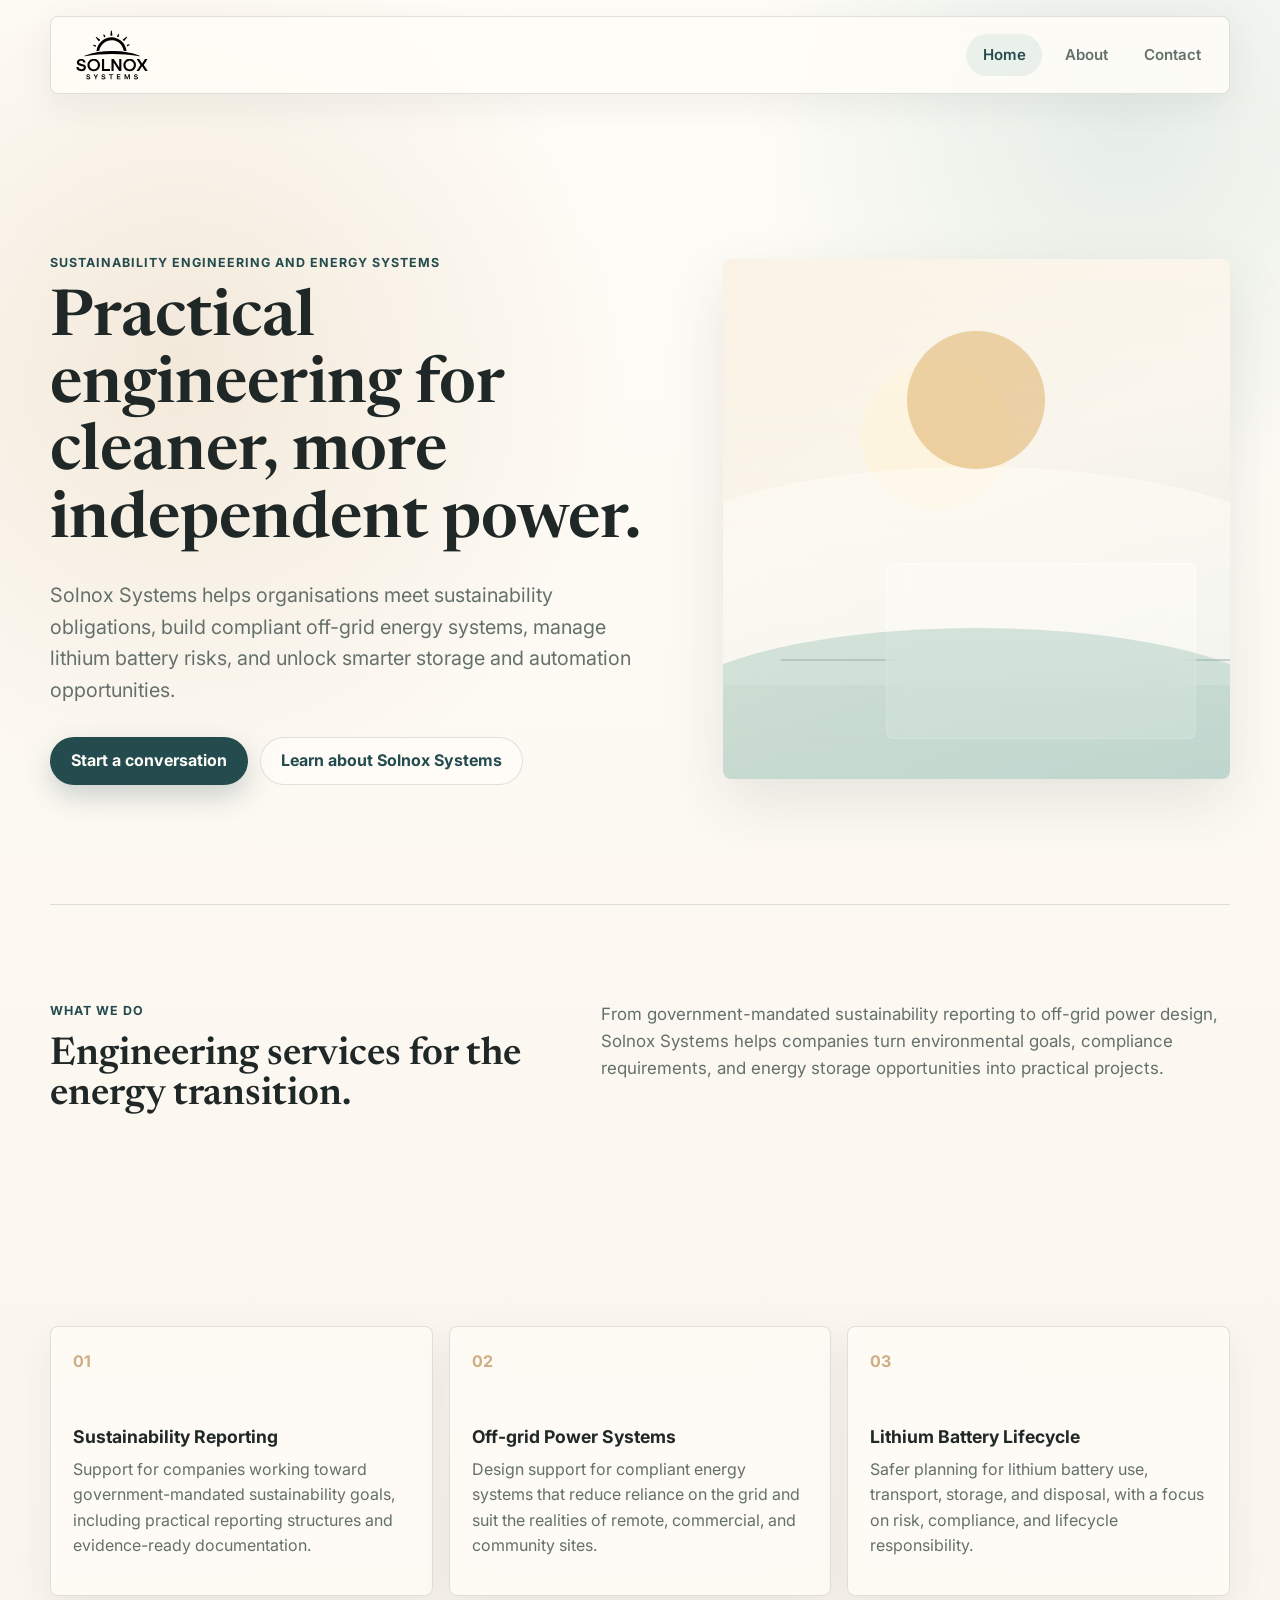
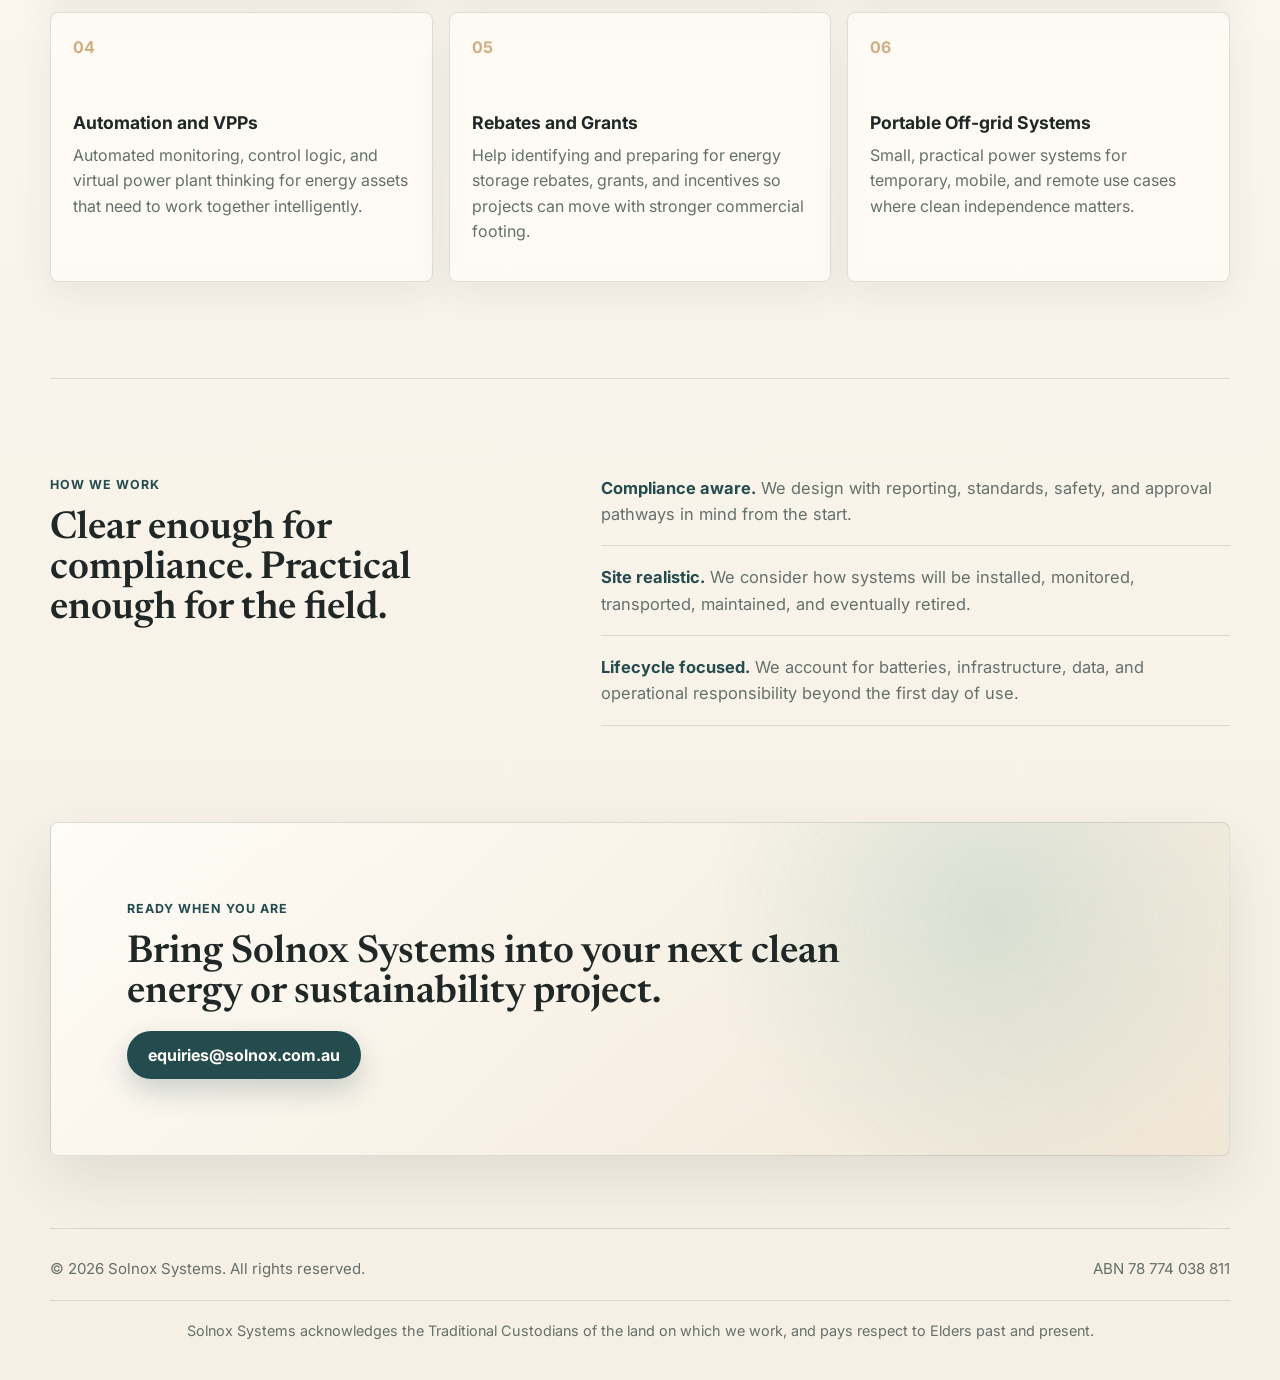
<file: index.html>
<!doctype html>
<html lang="en">
  <head>
    <meta charset="utf-8">
    <meta name="viewport" content="width=device-width, initial-scale=1">
    <meta
      name="description"
      content="Solnox Systems helps companies plan compliant off-grid power, sustainability reporting, lithium battery logistics, virtual power plants, and energy storage projects."
    >
    <title>Solnox Systems | Sustainability Engineering Services</title>
    <link rel="icon" href="/logo/icon.png" type="image/png">
    <link rel="apple-touch-icon" href="/logo/icon.png">
    <link rel="preconnect" href="https://fonts.googleapis.com">
    <link rel="preconnect" href="https://fonts.gstatic.com" crossorigin>
    <link
      href="https://fonts.googleapis.com/css2?family=Inter:wght@400;500;600;700&family=Newsreader:opsz,wght@6..72,500;6..72,600&display=swap"
      rel="stylesheet"
    >
    <link rel="stylesheet" href="/styles.css">
  </head>
  <body>
    <header class="site-header">
      <a class="brand" href="/" aria-label="Solnox Systems home">
        <img class="brand-logo" src="/logo/header.svg" alt="Solnox Systems">
      </a>
      <button class="nav-toggle" type="button" aria-expanded="false" aria-controls="site-nav">
        <span class="sr-only">Toggle navigation</span>
        <span></span>
        <span></span>
      </button>
      <nav class="site-nav" id="site-nav" aria-label="Primary navigation">
        <a class="active" href="/">Home</a>
        <a href="/about">About</a>
        <a href="/contact">Contact</a>
      </nav>
    </header>

    <main>
      <section class="hero">
        <div class="hero-art" aria-hidden="true">
          <span class="sun-disc"></span>
          <span class="shoreline"></span>
          <span class="glass-panel"></span>
        </div>
        <div class="hero-content">
          <p class="eyebrow">Sustainability engineering and energy systems</p>
          <h1>Practical engineering for cleaner, more independent power.</h1>
          <p class="lead">
            Solnox Systems helps organisations meet sustainability obligations, build compliant
            off-grid energy systems, manage lithium battery risks, and unlock smarter storage and
            automation opportunities.
          </p>
          <div class="button-row">
            <a class="button primary" href="/contact">Start a conversation</a>
            <a class="button secondary" href="/about">Learn about Solnox Systems</a>
          </div>
        </div>
      </section>

      <section class="section intro-band">
        <div class="section-heading">
          <p class="eyebrow">What we do</p>
          <h2>Engineering services for the energy transition.</h2>
        </div>
        <p class="section-copy">
          From government-mandated sustainability reporting to off-grid power design, Solnox Systems
          helps companies turn environmental goals, compliance requirements, and energy storage
          opportunities into practical projects.
        </p>
      </section>

      <section class="section services-grid" aria-label="Services">
        <article class="service-card">
          <span class="service-number">01</span>
          <h3>Sustainability Reporting</h3>
          <p>
            Support for companies working toward government-mandated sustainability goals, including
            practical reporting structures and evidence-ready documentation.
          </p>
        </article>
        <article class="service-card">
          <span class="service-number">02</span>
          <h3>Off-grid Power Systems</h3>
          <p>
            Design support for compliant energy systems that reduce reliance on the grid and suit
            the realities of remote, commercial, and community sites.
          </p>
        </article>
        <article class="service-card">
          <span class="service-number">03</span>
          <h3>Lithium Battery Lifecycle</h3>
          <p>
            Safer planning for lithium battery use, transport, storage, and disposal, with a focus
            on risk, compliance, and lifecycle responsibility.
          </p>
        </article>
        <article class="service-card">
          <span class="service-number">04</span>
          <h3>Automation and VPPs</h3>
          <p>
            Automated monitoring, control logic, and virtual power plant thinking for energy assets
            that need to work together intelligently.
          </p>
        </article>
        <article class="service-card">
          <span class="service-number">05</span>
          <h3>Rebates and Grants</h3>
          <p>
            Help identifying and preparing for energy storage rebates, grants, and incentives so
            projects can move with stronger commercial footing.
          </p>
        </article>
        <article class="service-card">
          <span class="service-number">06</span>
          <h3>Portable Off-grid Systems</h3>
          <p>
            Small, practical power systems for temporary, mobile, and remote use cases where clean
            independence matters.
          </p>
        </article>
      </section>

      <section class="section split-section">
        <div>
          <p class="eyebrow">How we work</p>
          <h2>Clear enough for compliance. Practical enough for the field.</h2>
        </div>
        <div class="feature-list">
          <p>
            <strong>Compliance aware.</strong> We design with reporting, standards, safety, and
            approval pathways in mind from the start.
          </p>
          <p>
            <strong>Site realistic.</strong> We consider how systems will be installed, monitored,
            transported, maintained, and eventually retired.
          </p>
          <p>
            <strong>Lifecycle focused.</strong> We account for batteries, infrastructure, data, and
            operational responsibility beyond the first day of use.
          </p>
        </div>
      </section>

      <section class="cta-section">
        <p class="eyebrow">Ready when you are</p>
        <h2>Bring Solnox Systems into your next clean energy or sustainability project.</h2>
        <a class="button primary" href="mailto:equiries@solnox.com.au">equiries@solnox.com.au</a>
      </section>
    </main>

    <footer class="site-footer">
      <div class="footer-meta" aria-label="Company details">
        <p>&copy; <span id="year"></span> Solnox Systems. All rights reserved.</p>
        <span>ABN 78 774 038 811</span>
      </div>
      <p class="acknowledgement">
        Solnox Systems acknowledges the Traditional Custodians of the land on which we work, and
        pays respect to Elders past and present.
      </p>
    </footer>

    <script src="/script.js"></script>
  </body>
</html>
</file>
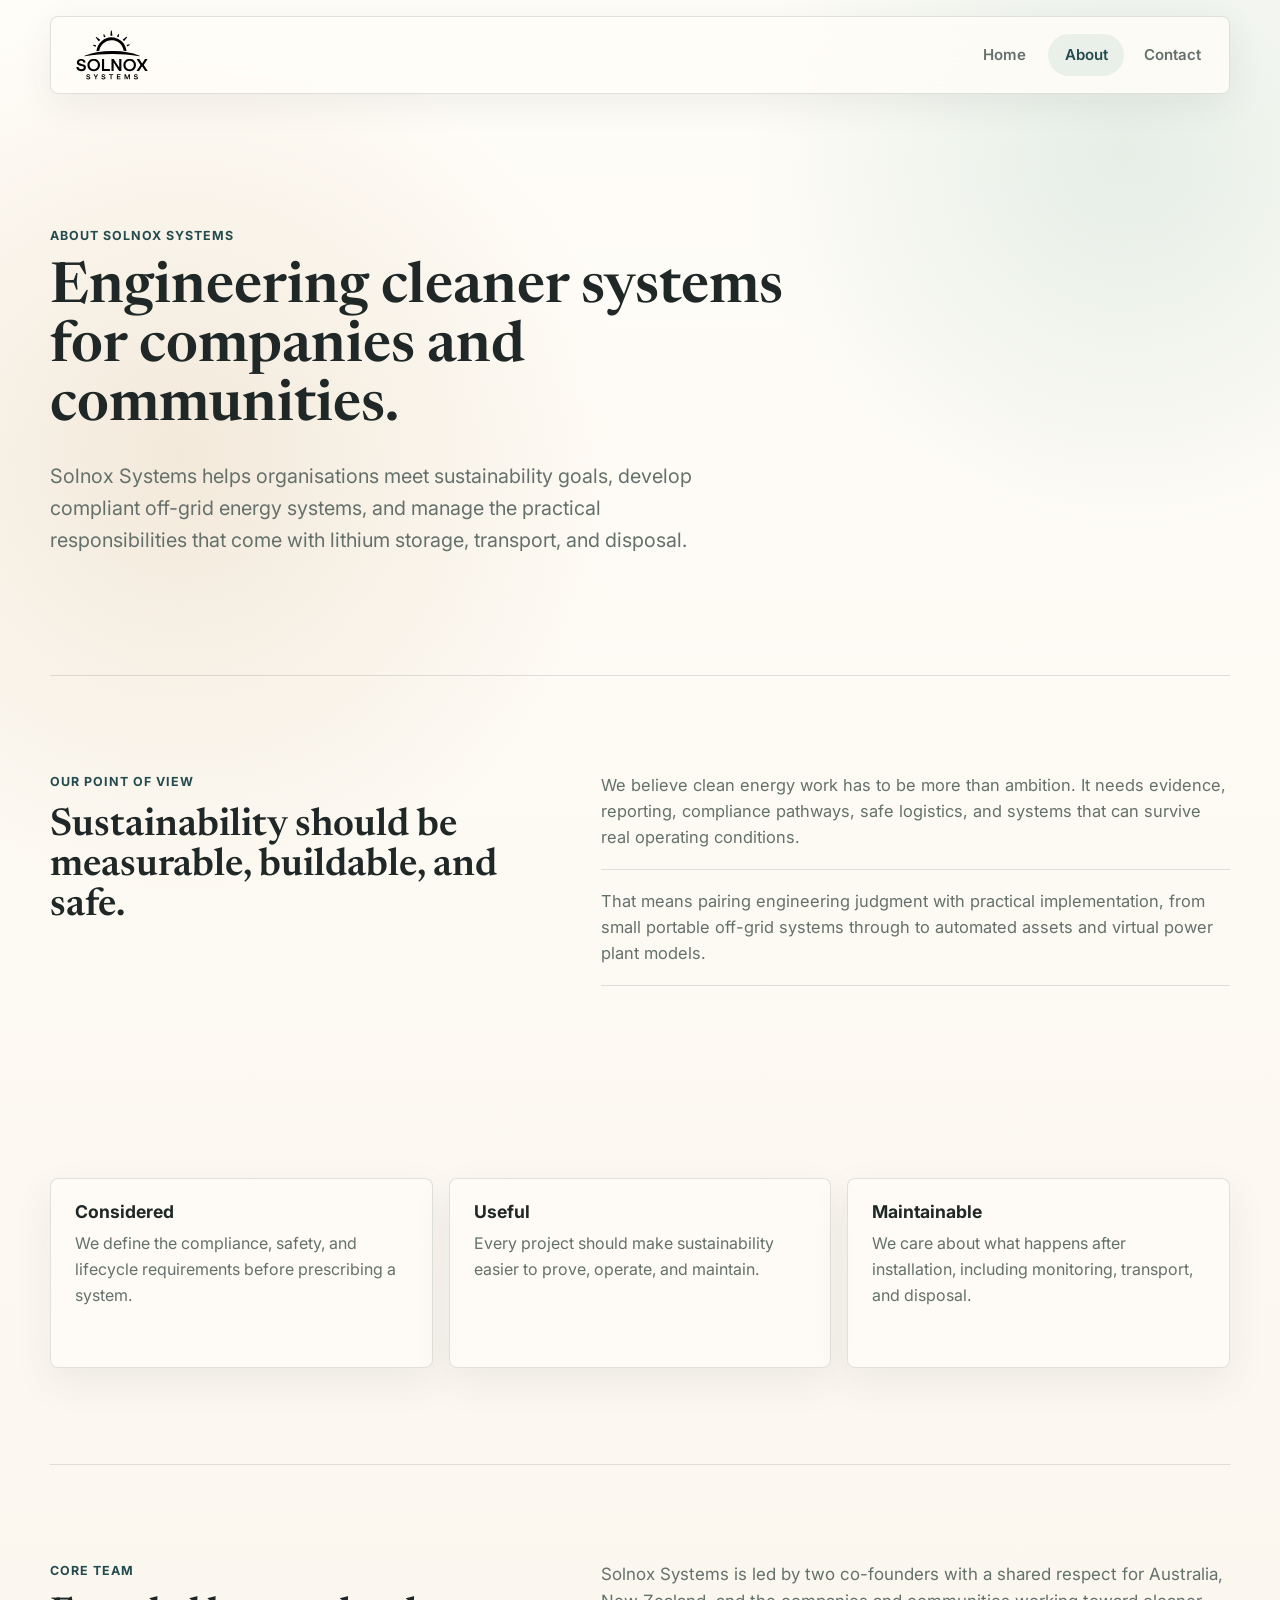
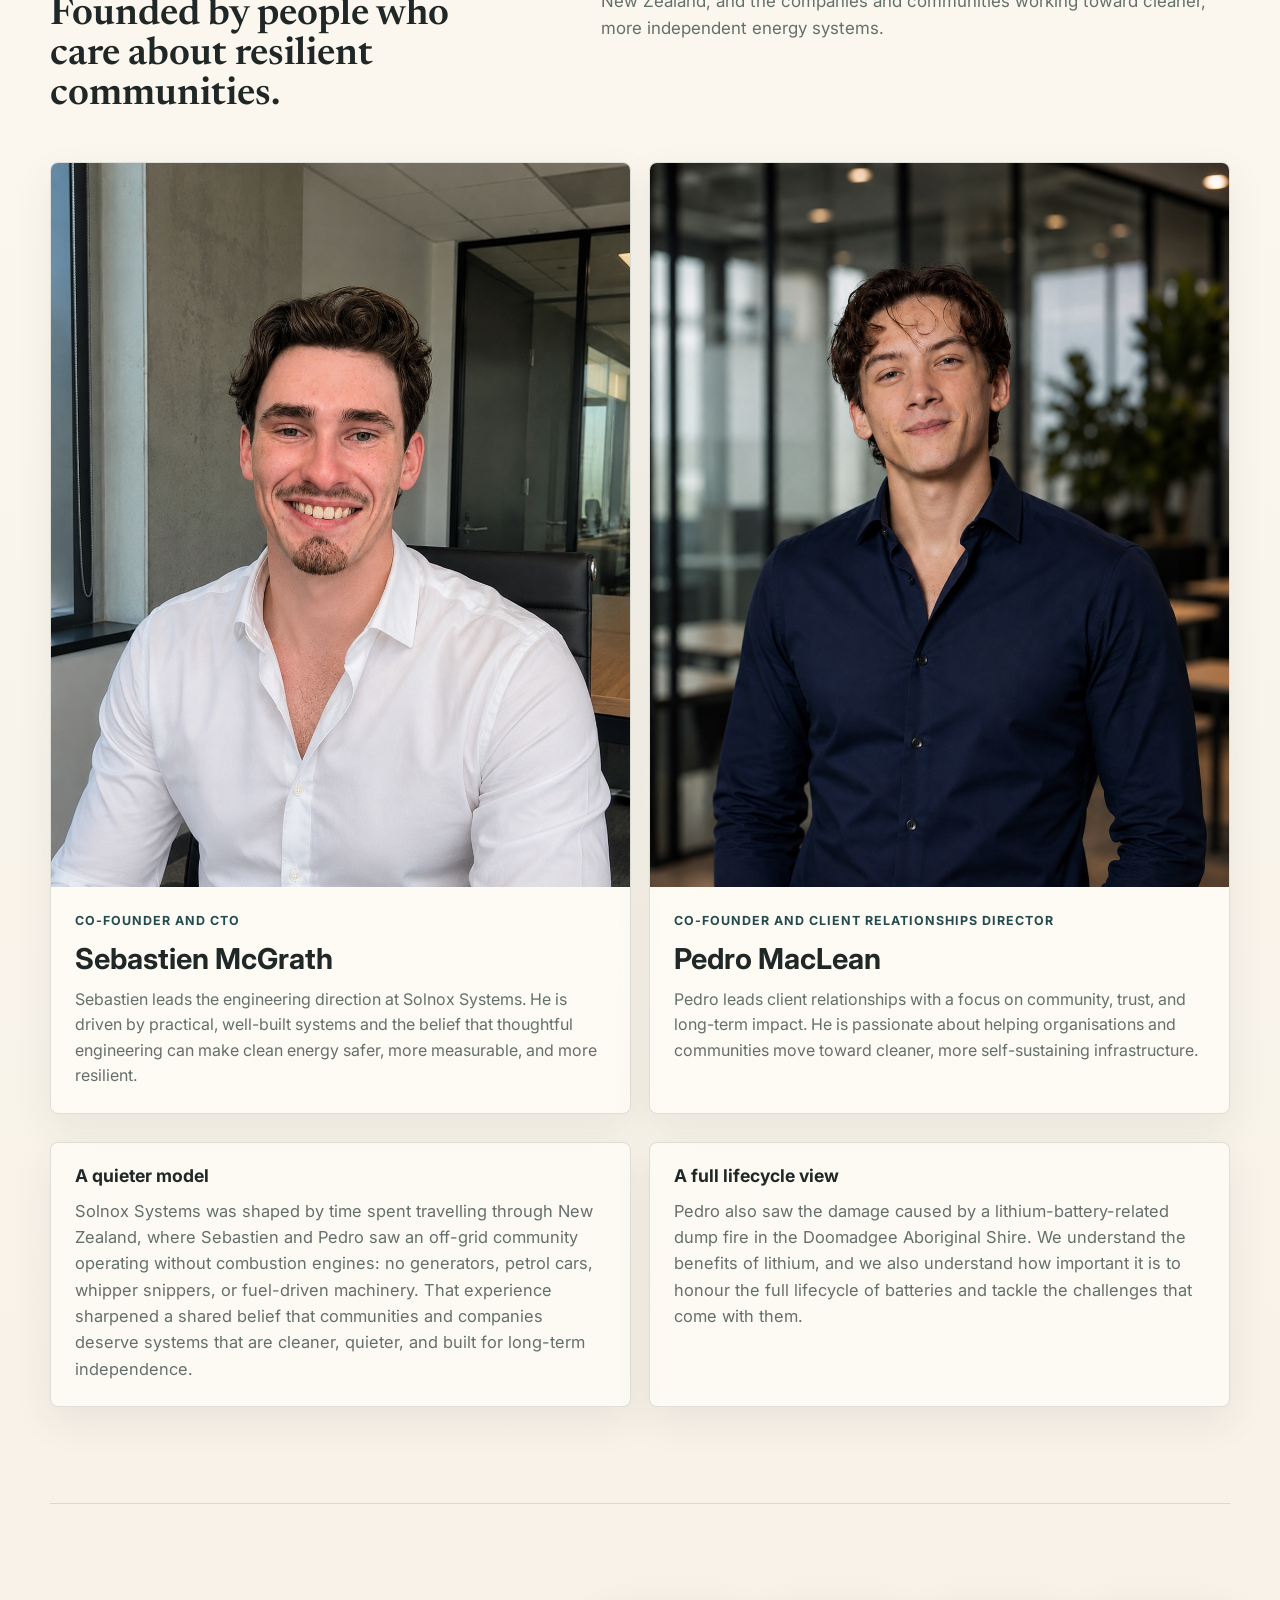
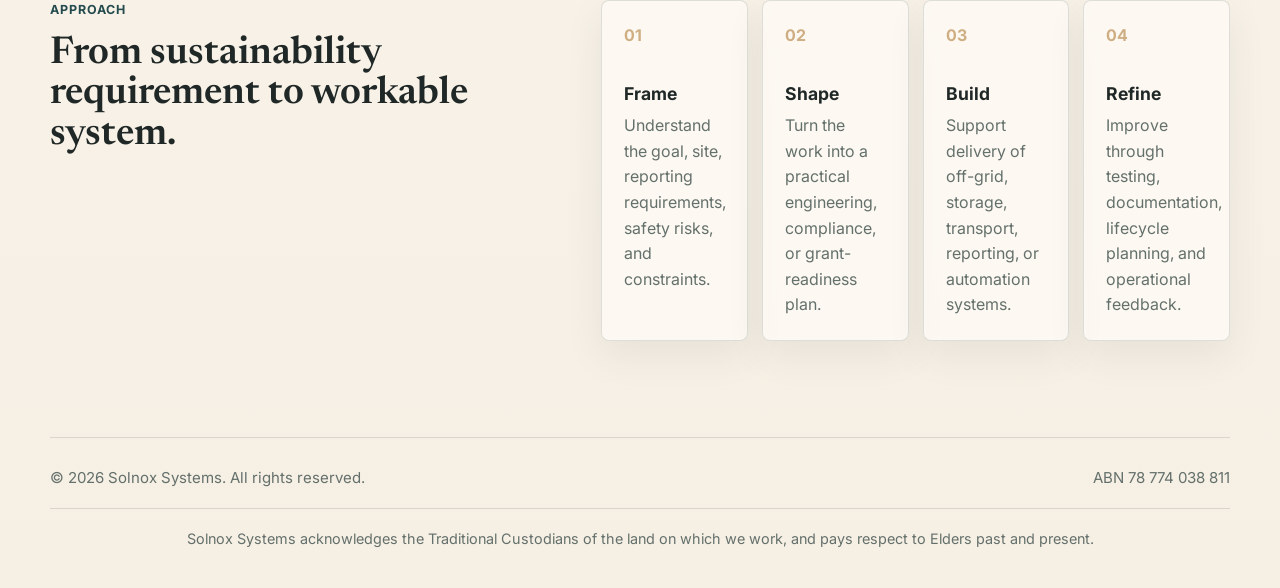
<file: about/index.html>
<!doctype html>
<html lang="en">
  <head>
    <meta charset="utf-8">
    <meta name="viewport" content="width=device-width, initial-scale=1">
    <meta
      name="description"
      content="Learn about Solnox Systems, an engineering services company focused on sustainability reporting, off-grid power, lithium battery lifecycle safety, and energy storage."
    >
    <title>About | Solnox Systems</title>
    <link rel="icon" href="/logo/icon.png" type="image/png">
    <link rel="apple-touch-icon" href="/logo/icon.png">
    <link rel="preconnect" href="https://fonts.googleapis.com">
    <link rel="preconnect" href="https://fonts.gstatic.com" crossorigin>
    <link
      href="https://fonts.googleapis.com/css2?family=Inter:wght@400;500;600;700&family=Newsreader:opsz,wght@6..72,500;6..72,600&display=swap"
      rel="stylesheet"
    >
    <link rel="stylesheet" href="/styles.css">
  </head>
  <body>
    <header class="site-header">
      <a class="brand" href="/" aria-label="Solnox Systems home">
        <img class="brand-logo" src="/logo/header.svg" alt="Solnox Systems">
      </a>
      <button class="nav-toggle" type="button" aria-expanded="false" aria-controls="site-nav">
        <span class="sr-only">Toggle navigation</span>
        <span></span>
        <span></span>
      </button>
      <nav class="site-nav" id="site-nav" aria-label="Primary navigation">
        <a href="/">Home</a>
        <a class="active" href="/about">About</a>
        <a href="/contact">Contact</a>
      </nav>
    </header>

    <main>
      <section class="page-hero">
        <p class="eyebrow">About Solnox Systems</p>
        <h1>Engineering cleaner systems for companies and communities.</h1>
        <p class="lead">
          Solnox Systems helps organisations meet sustainability goals, develop compliant off-grid
          energy systems, and manage the practical responsibilities that come with lithium storage,
          transport, and disposal.
        </p>
      </section>

      <section class="section split-section">
        <div>
          <p class="eyebrow">Our point of view</p>
          <h2>Sustainability should be measurable, buildable, and safe.</h2>
        </div>
        <div class="feature-list">
          <p>
            We believe clean energy work has to be more than ambition. It needs evidence, reporting,
            compliance pathways, safe logistics, and systems that can survive real operating
            conditions.
          </p>
          <p>
            That means pairing engineering judgment with practical implementation, from small
            portable off-grid systems through to automated assets and virtual power plant models.
          </p>
        </div>
      </section>

      <section class="section values-grid" aria-label="Values">
        <article>
          <h3>Considered</h3>
          <p>We define the compliance, safety, and lifecycle requirements before prescribing a system.</p>
        </article>
        <article>
          <h3>Useful</h3>
          <p>Every project should make sustainability easier to prove, operate, and maintain.</p>
        </article>
        <article>
          <h3>Maintainable</h3>
          <p>We care about what happens after installation, including monitoring, transport, and disposal.</p>
        </article>
      </section>

      <section class="section team-section" aria-labelledby="core-team-heading">
        <div class="team-intro">
          <div class="section-heading">
            <p class="eyebrow">Core team</p>
            <h2 id="core-team-heading">Founded by people who care about resilient communities.</h2>
          </div>
          <p class="section-copy">
            Solnox Systems is led by two co-founders with a shared respect for Australia, New
            Zealand, and the companies and communities working toward cleaner, more independent
            energy systems.
          </p>
        </div>
        <div class="team-grid">
          <article class="team-card">
            <img src="/headshots/sebastien.png" alt="Sebastien McGrath">
            <div class="team-card-content">
              <p class="eyebrow">Co-founder and CTO</p>
              <h3>Sebastien McGrath</h3>
              <p>
                Sebastien leads the engineering direction at Solnox Systems. He is driven by
                practical, well-built systems and the belief that thoughtful engineering can make
                clean energy safer, more measurable, and more resilient.
              </p>
            </div>
          </article>
          <article class="team-card">
            <img src="/headshots/pedro.png" alt="Pedro MacLean">
            <div class="team-card-content">
              <p class="eyebrow">Co-founder and Client Relationships Director</p>
              <h3>Pedro MacLean</h3>
              <p>
                Pedro leads client relationships with a focus on community, trust, and long-term
                impact. He is passionate about helping organisations and communities move toward
                cleaner, more self-sustaining infrastructure.
              </p>
            </div>
          </article>
        </div>
        <div class="origin-story">
          <article>
            <h3>A quieter model</h3>
            <p>
              Solnox Systems was shaped by time spent travelling through New Zealand, where
              Sebastien and Pedro saw an off-grid community operating without combustion engines:
              no generators, petrol cars, whipper snippers, or fuel-driven machinery. That
              experience sharpened a shared belief that communities and companies deserve systems
              that are cleaner, quieter, and built for long-term independence.
            </p>
          </article>
          <article>
            <h3>A full lifecycle view</h3>
            <p>
              Pedro also saw the damage caused by a lithium-battery-related dump fire in the
              Doomadgee Aboriginal Shire. We understand the benefits of lithium, and we also
              understand how important it is to honour the full lifecycle of batteries and tackle
              the challenges that come with them.
            </p>
          </article>
        </div>
      </section>

      <section class="section approach-section">
        <div class="section-heading">
          <p class="eyebrow">Approach</p>
          <h2>From sustainability requirement to workable system.</h2>
        </div>
        <div class="timeline">
          <article>
            <span>01</span>
            <h3>Frame</h3>
            <p>Understand the goal, site, reporting requirements, safety risks, and constraints.</p>
          </article>
          <article>
            <span>02</span>
            <h3>Shape</h3>
            <p>Turn the work into a practical engineering, compliance, or grant-readiness plan.</p>
          </article>
          <article>
            <span>03</span>
            <h3>Build</h3>
            <p>Support delivery of off-grid, storage, transport, reporting, or automation systems.</p>
          </article>
          <article>
            <span>04</span>
            <h3>Refine</h3>
            <p>Improve through testing, documentation, lifecycle planning, and operational feedback.</p>
          </article>
        </div>
      </section>
    </main>

    <footer class="site-footer">
      <div class="footer-meta" aria-label="Company details">
        <p>&copy; <span id="year"></span> Solnox Systems. All rights reserved.</p>
        <span>ABN 78 774 038 811</span>
      </div>
      <p class="acknowledgement">
        Solnox Systems acknowledges the Traditional Custodians of the land on which we work, and
        pays respect to Elders past and present.
      </p>
    </footer>

    <script src="/script.js"></script>
  </body>
</html>
</file>
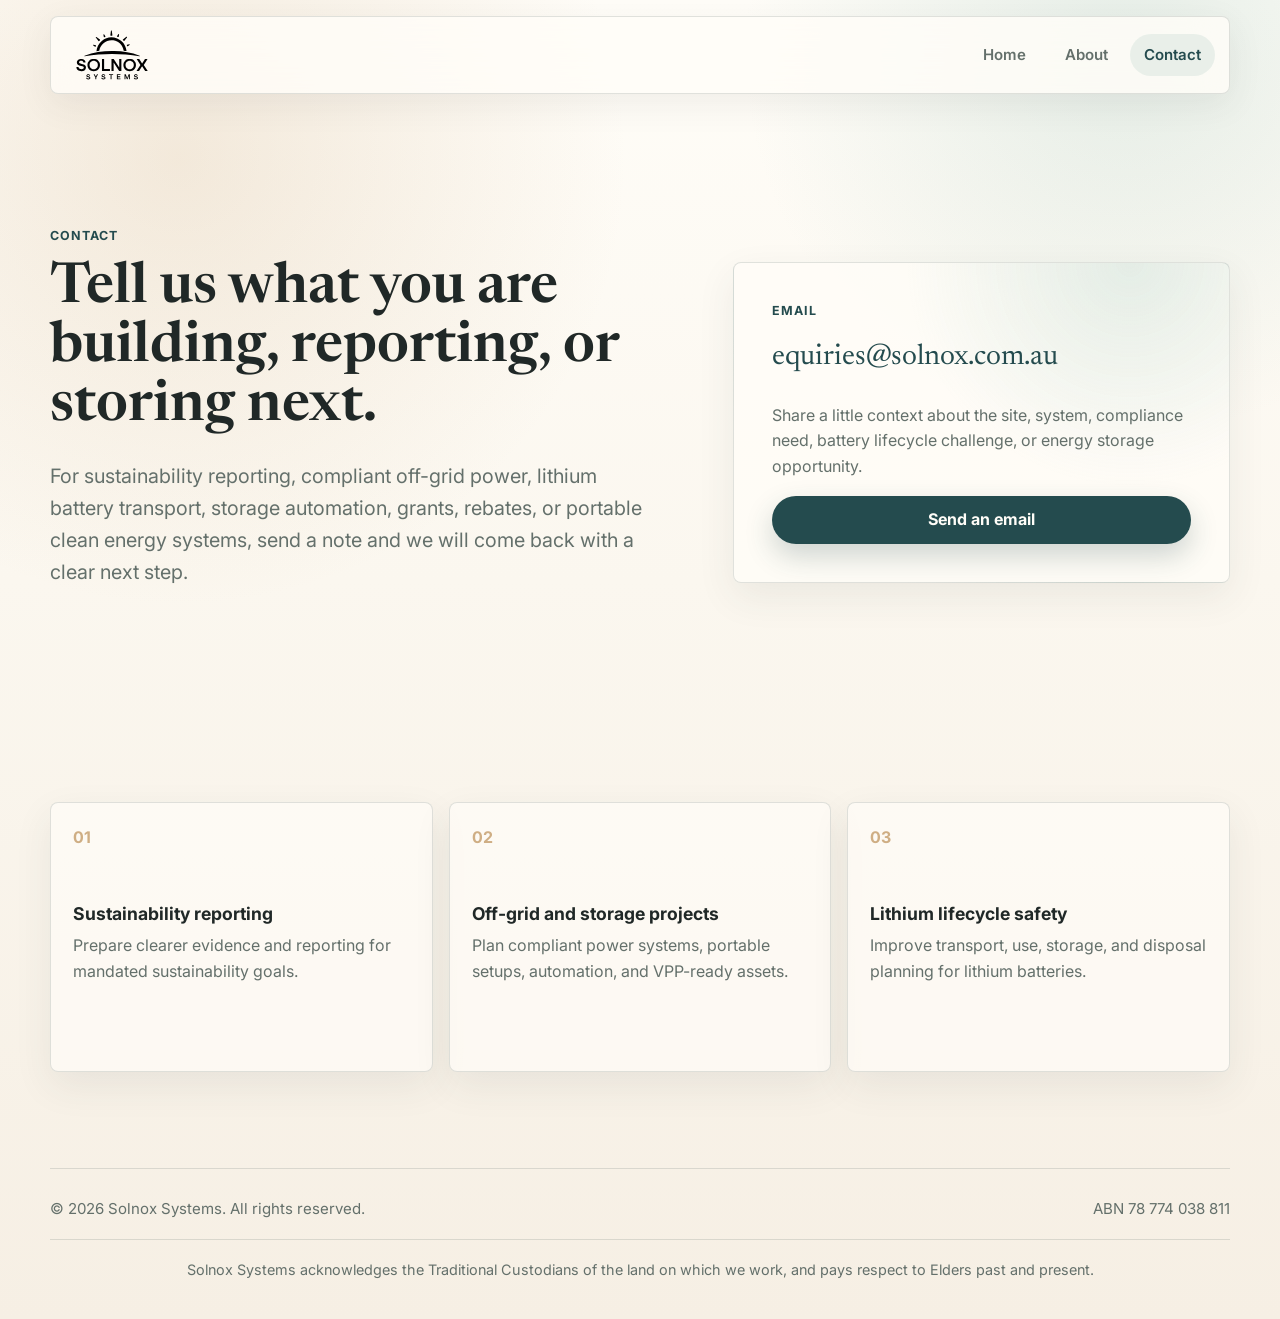
<file: contact/index.html>
<!doctype html>
<html lang="en">
  <head>
    <meta charset="utf-8">
    <meta name="viewport" content="width=device-width, initial-scale=1">
    <meta
      name="description"
      content="Contact Solnox Systems to discuss sustainability reporting, compliant off-grid power, lithium battery lifecycle safety, virtual power plants, and energy storage grants."
    >
    <title>Contact | Solnox Systems</title>
    <link rel="icon" href="/logo/icon.png" type="image/png">
    <link rel="apple-touch-icon" href="/logo/icon.png">
    <link rel="preconnect" href="https://fonts.googleapis.com">
    <link rel="preconnect" href="https://fonts.gstatic.com" crossorigin>
    <link
      href="https://fonts.googleapis.com/css2?family=Inter:wght@400;500;600;700&family=Newsreader:opsz,wght@6..72,500;6..72,600&display=swap"
      rel="stylesheet"
    >
    <link rel="stylesheet" href="/styles.css">
  </head>
  <body>
    <header class="site-header">
      <a class="brand" href="/" aria-label="Solnox Systems home">
        <img class="brand-logo" src="/logo/header.svg" alt="Solnox Systems">
      </a>
      <button class="nav-toggle" type="button" aria-expanded="false" aria-controls="site-nav">
        <span class="sr-only">Toggle navigation</span>
        <span></span>
        <span></span>
      </button>
      <nav class="site-nav" id="site-nav" aria-label="Primary navigation">
        <a href="/">Home</a>
        <a href="/about">About</a>
        <a class="active" href="/contact">Contact</a>
      </nav>
    </header>

    <main>
      <section class="contact-hero">
        <div>
          <p class="eyebrow">Contact</p>
          <h1>Tell us what you are building, reporting, or storing next.</h1>
          <p class="lead">
            For sustainability reporting, compliant off-grid power, lithium battery transport,
            storage automation, grants, rebates, or portable clean energy systems, send a note and
            we will come back with a clear next step.
          </p>
        </div>
        <aside class="contact-panel" aria-label="Contact details">
          <p class="eyebrow">Email</p>
          <a class="email-link" href="mailto:equiries@solnox.com.au">equiries@solnox.com.au</a>
          <p>
            Share a little context about the site, system, compliance need, battery lifecycle
            challenge, or energy storage opportunity.
          </p>
          <a class="button primary full" href="mailto:equiries@solnox.com.au">Send an email</a>
        </aside>
      </section>

      <section class="section services-grid" aria-label="Good reasons to get in touch">
        <article class="service-card">
          <span class="service-number">01</span>
          <h3>Sustainability reporting</h3>
          <p>Prepare clearer evidence and reporting for mandated sustainability goals.</p>
        </article>
        <article class="service-card">
          <span class="service-number">02</span>
          <h3>Off-grid and storage projects</h3>
          <p>Plan compliant power systems, portable setups, automation, and VPP-ready assets.</p>
        </article>
        <article class="service-card">
          <span class="service-number">03</span>
          <h3>Lithium lifecycle safety</h3>
          <p>Improve transport, use, storage, and disposal planning for lithium batteries.</p>
        </article>
      </section>
    </main>

    <footer class="site-footer">
      <div class="footer-meta" aria-label="Company details">
        <p>&copy; <span id="year"></span> Solnox Systems. All rights reserved.</p>
        <span>ABN 78 774 038 811</span>
      </div>
      <p class="acknowledgement">
        Solnox Systems acknowledges the Traditional Custodians of the land on which we work, and
        pays respect to Elders past and present.
      </p>
    </footer>

    <script src="/script.js"></script>
  </body>
</html>
</file>
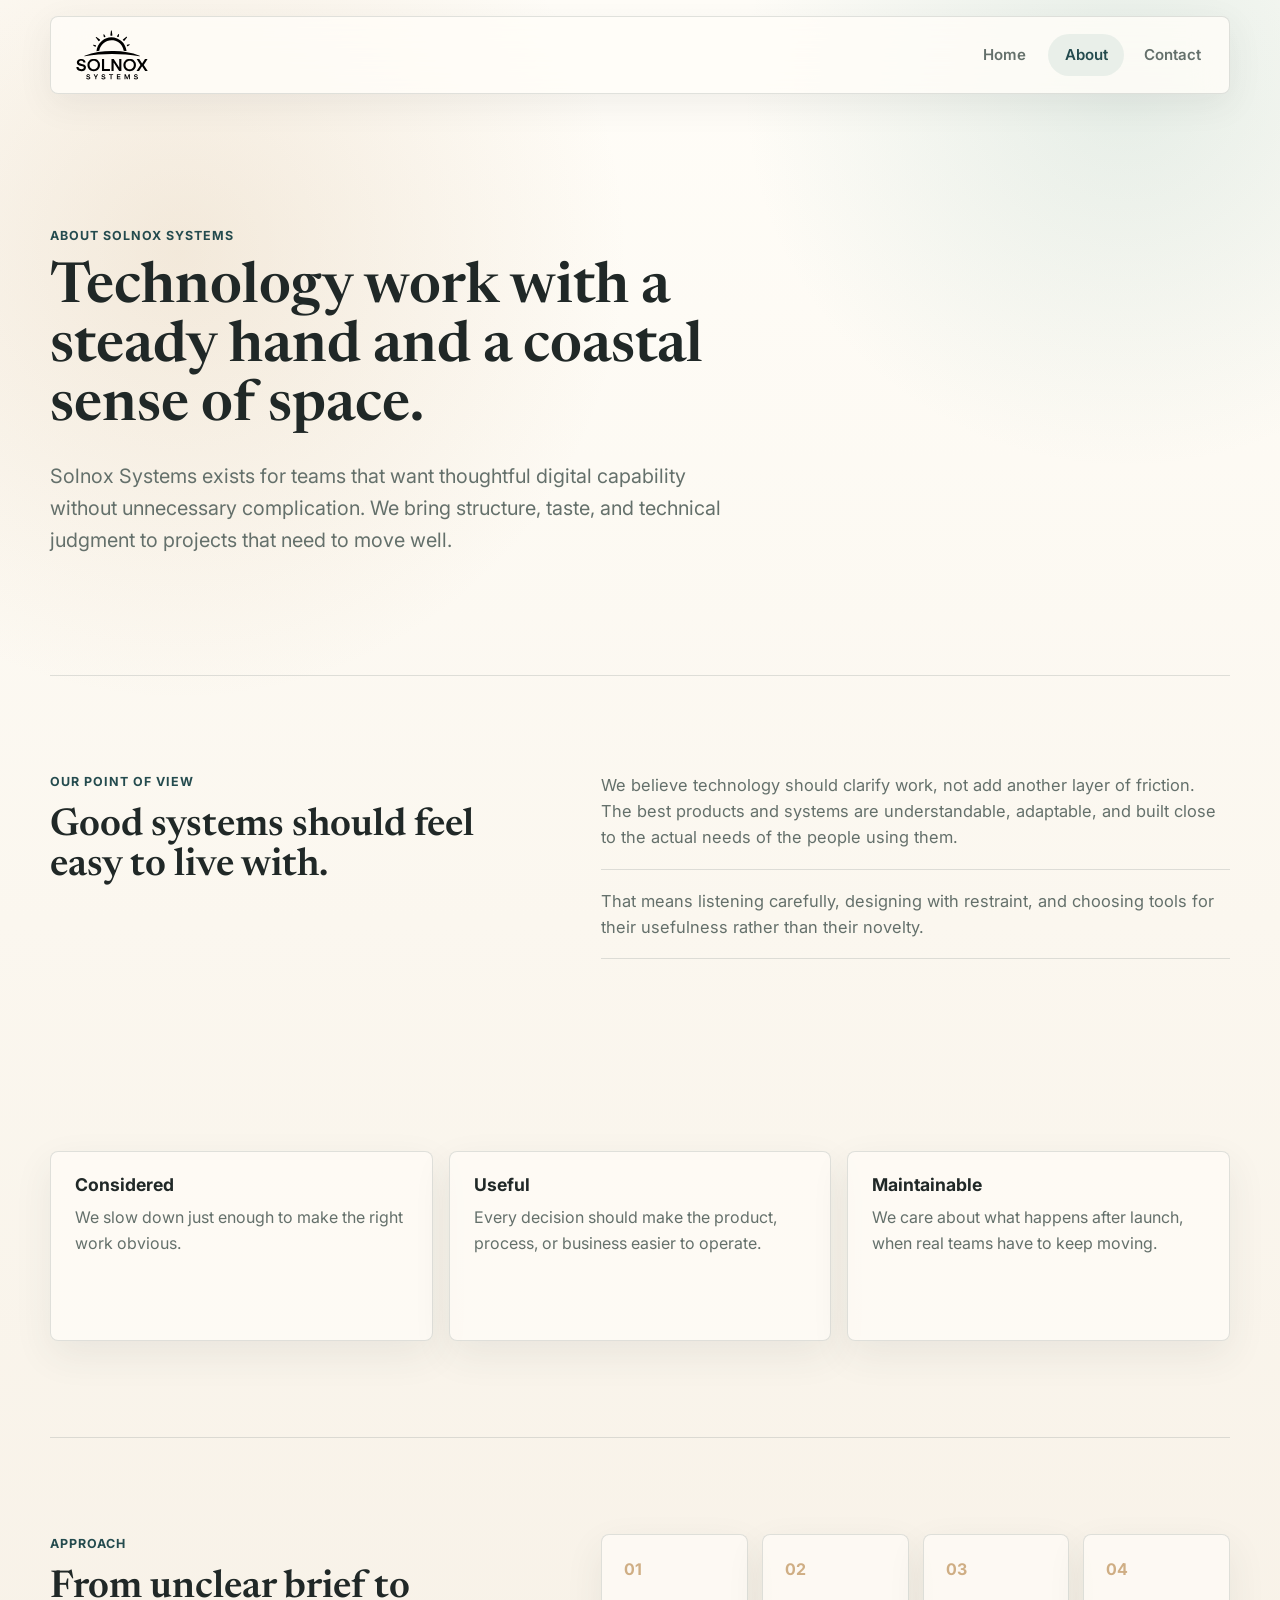
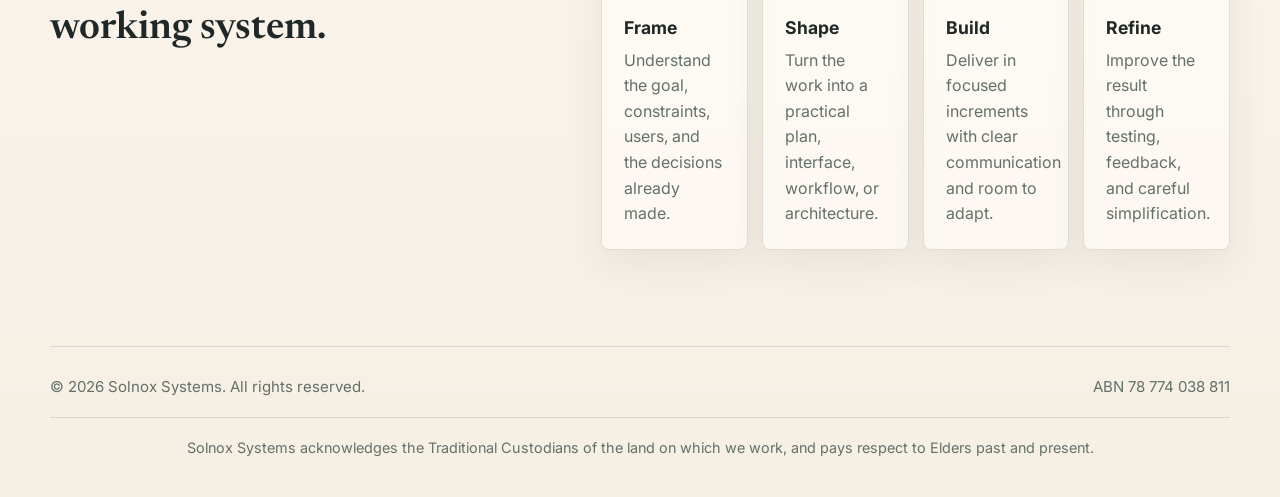
<file: about.html>
<!doctype html>
<html lang="en">
  <head>
    <meta charset="utf-8">
    <meta name="viewport" content="width=device-width, initial-scale=1">
    <meta
      name="description"
      content="Learn about Solnox Systems, a technology company focused on calm, considered digital products and systems."
    >
    <title>About | Solnox Systems</title>
    <link rel="icon" href="logo/icon.png" type="image/png">
    <link rel="apple-touch-icon" href="logo/icon.png">
    <link rel="preconnect" href="https://fonts.googleapis.com">
    <link rel="preconnect" href="https://fonts.gstatic.com" crossorigin>
    <link
      href="https://fonts.googleapis.com/css2?family=Inter:wght@400;500;600;700&family=Newsreader:opsz,wght@6..72,500;6..72,600&display=swap"
      rel="stylesheet"
    >
    <link rel="stylesheet" href="styles.css">
  </head>
  <body>
    <header class="site-header">
      <a class="brand" href="index.html" aria-label="Solnox Systems home">
        <img class="brand-logo" src="logo/header.svg" alt="Solnox Systems">
      </a>
      <button class="nav-toggle" type="button" aria-expanded="false" aria-controls="site-nav">
        <span class="sr-only">Toggle navigation</span>
        <span></span>
        <span></span>
      </button>
      <nav class="site-nav" id="site-nav" aria-label="Primary navigation">
        <a href="index.html">Home</a>
        <a class="active" href="about.html">About</a>
        <a href="contact.html">Contact</a>
      </nav>
    </header>

    <main>
      <section class="page-hero">
        <p class="eyebrow">About Solnox Systems</p>
        <h1>Technology work with a steady hand and a coastal sense of space.</h1>
        <p class="lead">
          Solnox Systems exists for teams that want thoughtful digital capability without unnecessary
          complication. We bring structure, taste, and technical judgment to projects that need to
          move well.
        </p>
      </section>

      <section class="section split-section">
        <div>
          <p class="eyebrow">Our point of view</p>
          <h2>Good systems should feel easy to live with.</h2>
        </div>
        <div class="feature-list">
          <p>
            We believe technology should clarify work, not add another layer of friction. The best
            products and systems are understandable, adaptable, and built close to the actual needs
            of the people using them.
          </p>
          <p>
            That means listening carefully, designing with restraint, and choosing tools for their
            usefulness rather than their novelty.
          </p>
        </div>
      </section>

      <section class="section values-grid" aria-label="Values">
        <article>
          <h3>Considered</h3>
          <p>We slow down just enough to make the right work obvious.</p>
        </article>
        <article>
          <h3>Useful</h3>
          <p>Every decision should make the product, process, or business easier to operate.</p>
        </article>
        <article>
          <h3>Maintainable</h3>
          <p>We care about what happens after launch, when real teams have to keep moving.</p>
        </article>
      </section>

      <section class="section approach-section">
        <div class="section-heading">
          <p class="eyebrow">Approach</p>
          <h2>From unclear brief to working system.</h2>
        </div>
        <div class="timeline">
          <article>
            <span>01</span>
            <h3>Frame</h3>
            <p>Understand the goal, constraints, users, and the decisions already made.</p>
          </article>
          <article>
            <span>02</span>
            <h3>Shape</h3>
            <p>Turn the work into a practical plan, interface, workflow, or architecture.</p>
          </article>
          <article>
            <span>03</span>
            <h3>Build</h3>
            <p>Deliver in focused increments with clear communication and room to adapt.</p>
          </article>
          <article>
            <span>04</span>
            <h3>Refine</h3>
            <p>Improve the result through testing, feedback, and careful simplification.</p>
          </article>
        </div>
      </section>
    </main>

    <footer class="site-footer">
      <div class="footer-meta" aria-label="Company details">
        <p>&copy; <span id="year"></span> Solnox Systems. All rights reserved.</p>
        <span>ABN 78 774 038 811</span>
      </div>
      <p class="acknowledgement">
        Solnox Systems acknowledges the Traditional Custodians of the land on which we work, and
        pays respect to Elders past and present.
      </p>
    </footer>

    <script src="script.js"></script>
  </body>
</html>
</file>
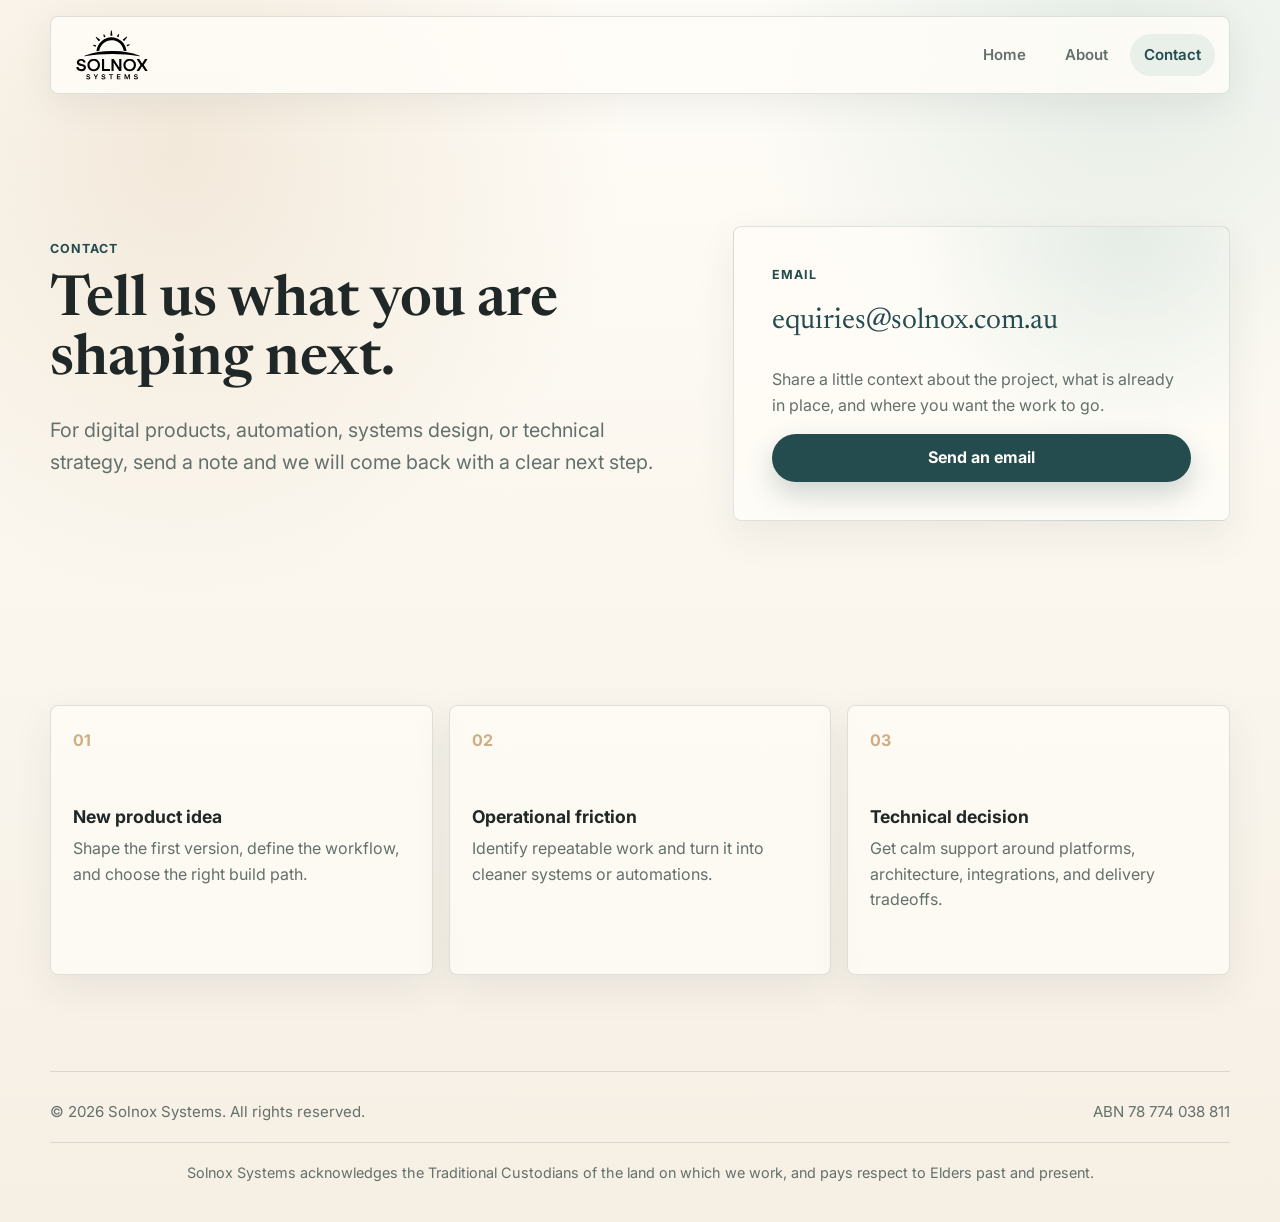
<file: contact.html>
<!doctype html>
<html lang="en">
  <head>
    <meta charset="utf-8">
    <meta name="viewport" content="width=device-width, initial-scale=1">
    <meta
      name="description"
      content="Contact Solnox Systems to discuss digital products, automation, systems design, and technical strategy."
    >
    <title>Contact | Solnox Systems</title>
    <link rel="icon" href="logo/icon.png" type="image/png">
    <link rel="apple-touch-icon" href="logo/icon.png">
    <link rel="preconnect" href="https://fonts.googleapis.com">
    <link rel="preconnect" href="https://fonts.gstatic.com" crossorigin>
    <link
      href="https://fonts.googleapis.com/css2?family=Inter:wght@400;500;600;700&family=Newsreader:opsz,wght@6..72,500;6..72,600&display=swap"
      rel="stylesheet"
    >
    <link rel="stylesheet" href="styles.css">
  </head>
  <body>
    <header class="site-header">
      <a class="brand" href="index.html" aria-label="Solnox Systems home">
        <img class="brand-logo" src="logo/header.svg" alt="Solnox Systems">
      </a>
      <button class="nav-toggle" type="button" aria-expanded="false" aria-controls="site-nav">
        <span class="sr-only">Toggle navigation</span>
        <span></span>
        <span></span>
      </button>
      <nav class="site-nav" id="site-nav" aria-label="Primary navigation">
        <a href="index.html">Home</a>
        <a href="about.html">About</a>
        <a class="active" href="contact.html">Contact</a>
      </nav>
    </header>

    <main>
      <section class="contact-hero">
        <div>
          <p class="eyebrow">Contact</p>
          <h1>Tell us what you are shaping next.</h1>
          <p class="lead">
            For digital products, automation, systems design, or technical strategy, send a note and
            we will come back with a clear next step.
          </p>
        </div>
        <aside class="contact-panel" aria-label="Contact details">
          <p class="eyebrow">Email</p>
          <a class="email-link" href="mailto:equiries@solnox.com.au">equiries@solnox.com.au</a>
          <p>
            Share a little context about the project, what is already in place, and where you want
            the work to go.
          </p>
          <a class="button primary full" href="mailto:equiries@solnox.com.au">Send an email</a>
        </aside>
      </section>

      <section class="section services-grid" aria-label="Good reasons to get in touch">
        <article class="service-card">
          <span class="service-number">01</span>
          <h3>New product idea</h3>
          <p>Shape the first version, define the workflow, and choose the right build path.</p>
        </article>
        <article class="service-card">
          <span class="service-number">02</span>
          <h3>Operational friction</h3>
          <p>Identify repeatable work and turn it into cleaner systems or automations.</p>
        </article>
        <article class="service-card">
          <span class="service-number">03</span>
          <h3>Technical decision</h3>
          <p>Get calm support around platforms, architecture, integrations, and delivery tradeoffs.</p>
        </article>
      </section>
    </main>

    <footer class="site-footer">
      <div class="footer-meta" aria-label="Company details">
        <p>&copy; <span id="year"></span> Solnox Systems. All rights reserved.</p>
        <span>ABN 78 774 038 811</span>
      </div>
      <p class="acknowledgement">
        Solnox Systems acknowledges the Traditional Custodians of the land on which we work, and
        pays respect to Elders past and present.
      </p>
    </footer>

    <script src="script.js"></script>
  </body>
</html>
</file>
<file: styles.css>
:root {
  --shell: #fbf7ef;
  --foam: #fffdf8;
  --sand: #e7d6bd;
  --warm-sand: #cfae84;
  --sea-glass: #8db9ad;
  --deep-sea: #244b4e;
  --ink: #202827;
  --muted: #64706b;
  --line: rgba(64, 83, 80, 0.16);
  --shadow: 0 22px 60px rgba(55, 70, 63, 0.12);
  --radius: 8px;
  --max-width: 1180px;
}

* {
  box-sizing: border-box;
}

html {
  scroll-behavior: smooth;
}

body {
  margin: 0;
  min-width: 320px;
  color: var(--ink);
  background:
    radial-gradient(circle at 14% 12%, rgba(207, 174, 132, 0.24), transparent 28rem),
    radial-gradient(circle at 88% 4%, rgba(141, 185, 173, 0.22), transparent 24rem),
    linear-gradient(180deg, var(--foam), var(--shell) 44%, #f6efe4);
  font-family: Inter, system-ui, -apple-system, BlinkMacSystemFont, "Segoe UI", sans-serif;
  line-height: 1.6;
}

body.nav-open {
  overflow: hidden;
}

a {
  color: inherit;
  text-decoration: none;
}

p,
h1,
h2,
h3 {
  margin-top: 0;
}

p {
  color: var(--muted);
}

.site-header {
  position: sticky;
  top: 0;
  z-index: 10;
  display: flex;
  align-items: center;
  justify-content: space-between;
  width: min(100% - 32px, var(--max-width));
  margin: 16px auto 0;
  padding: 12px 14px 12px 0;
  border: 1px solid var(--line);
  border-radius: var(--radius);
  background: rgba(255, 253, 248, 0.82);
  backdrop-filter: blur(18px);
  box-shadow: 0 10px 34px rgba(62, 70, 65, 0.08);
}

.brand {
  display: inline-flex;
  align-items: center;
  gap: 10px;
  font-weight: 700;
  letter-spacing: 0;
  margin-left: -10px;
}

.brand-logo {
  display: block;
  width: 158px;
  height: auto;
  max-height: 52px;
  object-fit: contain;
  transform: translateX(-8px);
}

.site-nav {
  display: flex;
  align-items: center;
  gap: 6px;
}

.site-nav a {
  min-width: 76px;
  padding: 9px 14px;
  border-radius: 999px;
  color: var(--muted);
  font-size: 0.94rem;
  font-weight: 600;
  text-align: center;
}

.site-nav a:hover,
.site-nav a.active {
  color: var(--deep-sea);
  background: rgba(141, 185, 173, 0.17);
}

.nav-toggle {
  display: none;
  width: 44px;
  height: 44px;
  border: 1px solid var(--line);
  border-radius: var(--radius);
  background: var(--foam);
}

.nav-toggle span:not(.sr-only) {
  display: block;
  width: 18px;
  height: 2px;
  margin: 5px auto;
  background: var(--deep-sea);
}

.sr-only {
  position: absolute;
  width: 1px;
  height: 1px;
  padding: 0;
  overflow: hidden;
  clip: rect(0, 0, 0, 0);
  white-space: nowrap;
  border: 0;
}

.hero,
.page-hero,
.contact-hero,
.section,
.cta-section {
  width: min(100% - 32px, var(--max-width));
  margin: 0 auto;
}

.hero {
  display: grid;
  grid-template-columns: minmax(0, 1.08fr) minmax(320px, 0.92fr);
  gap: clamp(32px, 6vw, 80px);
  align-items: center;
  min-height: calc(100vh - 90px);
  padding: clamp(48px, 8vw, 96px) 0 56px;
}

.hero-content {
  order: 1;
}

.hero-art {
  position: relative;
  order: 2;
  min-height: 520px;
  border-radius: 8px;
  overflow: hidden;
  background:
    linear-gradient(180deg, rgba(255, 253, 248, 0.52), rgba(255, 253, 248, 0.08)),
    radial-gradient(circle at 42% 34%, rgba(252, 238, 208, 0.98) 0 74px, transparent 76px),
    linear-gradient(160deg, #f5e7d1 0%, #f7f1e6 42%, #d7e4de 100%);
  box-shadow: var(--shadow);
}

.hero-art::before,
.hero-art::after {
  position: absolute;
  content: "";
  inset: auto -18% 18% -18%;
  height: 42%;
  border-radius: 50% 50% 0 0;
  background: rgba(255, 253, 248, 0.54);
}

.hero-art::after {
  inset: auto -12% -5% -12%;
  height: 34%;
  background: rgba(141, 185, 173, 0.35);
}

.sun-disc {
  position: absolute;
  top: 72px;
  left: 50%;
  width: 138px;
  height: 138px;
  border-radius: 50%;
  background: rgba(224, 180, 111, 0.56);
  transform: translateX(-50%);
}

.shoreline {
  position: absolute;
  right: -30px;
  bottom: 118px;
  left: 58px;
  height: 2px;
  background: rgba(36, 75, 78, 0.22);
}

.glass-panel {
  position: absolute;
  right: 34px;
  bottom: 40px;
  width: min(62%, 310px);
  min-height: 176px;
  border: 1px solid rgba(255, 255, 255, 0.64);
  border-radius: var(--radius);
  background: rgba(255, 253, 248, 0.42);
  backdrop-filter: blur(12px);
}

.eyebrow {
  margin-bottom: 14px;
  color: var(--deep-sea);
  font-size: 0.78rem;
  font-weight: 700;
  letter-spacing: 0.08em;
  text-transform: uppercase;
}

h1,
h2,
h3 {
  color: var(--ink);
  line-height: 1.05;
}

h1,
h2 {
  font-family: Newsreader, Georgia, serif;
  font-weight: 600;
}

h1 {
  max-width: 720px;
  margin-bottom: 24px;
  font-size: clamp(2.45rem, 5vw, 4.45rem);
}

h2 {
  margin-bottom: 18px;
  font-size: clamp(1.8rem, 3vw, 2.8rem);
}

h3 {
  margin-bottom: 10px;
  font-size: 1.1rem;
}

.lead {
  max-width: 680px;
  margin-bottom: 30px;
  font-size: clamp(1.05rem, 2vw, 1.24rem);
}

.button-row {
  display: flex;
  flex-wrap: wrap;
  gap: 12px;
}

.button {
  display: inline-flex;
  align-items: center;
  justify-content: center;
  min-height: 48px;
  padding: 0 20px;
  border: 1px solid transparent;
  border-radius: 999px;
  font-weight: 700;
  transition: transform 180ms ease, box-shadow 180ms ease, background 180ms ease;
}

.button:hover {
  transform: translateY(-2px);
}

.button.primary {
  color: #fffdf8;
  background: var(--deep-sea);
  box-shadow: 0 12px 28px rgba(36, 75, 78, 0.22);
}

.button.secondary {
  color: var(--deep-sea);
  border-color: var(--line);
  background: rgba(255, 253, 248, 0.74);
}

.button.full {
  width: 100%;
}

.section {
  padding: clamp(58px, 8vw, 96px) 0;
}

.intro-band,
.split-section,
.approach-section {
  display: grid;
  grid-template-columns: minmax(0, 0.86fr) minmax(0, 1.14fr);
  gap: clamp(28px, 6vw, 80px);
  align-items: start;
  border-top: 1px solid var(--line);
}

.section-heading h2 {
  max-width: 620px;
}

.section-copy {
  max-width: 650px;
  font-size: 1.06rem;
}

.services-grid,
.values-grid {
  display: grid;
  grid-template-columns: repeat(3, minmax(0, 1fr));
  gap: 16px;
}

.service-card,
.values-grid article,
.contact-panel,
.timeline article {
  border: 1px solid var(--line);
  border-radius: var(--radius);
  background: rgba(255, 253, 248, 0.68);
  box-shadow: 0 14px 38px rgba(55, 70, 63, 0.08);
}

.service-card {
  min-height: 270px;
  padding: 22px;
}

.service-number,
.timeline span {
  display: inline-flex;
  margin-bottom: 54px;
  color: var(--warm-sand);
  font-weight: 700;
}

.service-card p,
.values-grid p,
.timeline p {
  margin-bottom: 0;
}

.feature-list {
  display: grid;
  gap: 18px;
}

.feature-list p {
  margin-bottom: 0;
  padding-bottom: 18px;
  border-bottom: 1px solid var(--line);
  font-size: 1.03rem;
}

.feature-list strong {
  color: var(--deep-sea);
}

.cta-section {
  margin-bottom: 72px;
  padding: clamp(42px, 7vw, 76px);
  border: 1px solid var(--line);
  border-radius: var(--radius);
  background:
    radial-gradient(circle at 80% 28%, rgba(141, 185, 173, 0.28), transparent 18rem),
    linear-gradient(135deg, rgba(255, 253, 248, 0.88), rgba(231, 214, 189, 0.38));
  box-shadow: var(--shadow);
}

.cta-section h2 {
  max-width: 760px;
}

.page-hero,
.contact-hero {
  padding: clamp(72px, 11vw, 132px) 0 clamp(52px, 7vw, 88px);
}

.page-hero h1,
.contact-hero h1 {
  max-width: 760px;
  font-size: clamp(2.3rem, 4.4vw, 4.05rem);
}

.values-grid {
  grid-template-columns: repeat(3, minmax(0, 1fr));
}

.values-grid article {
  min-height: 190px;
  padding: 24px;
}

.team-section {
  border-top: 1px solid var(--line);
}

.team-intro {
  display: grid;
  grid-template-columns: minmax(0, 0.86fr) minmax(0, 1.14fr);
  gap: clamp(28px, 6vw, 80px);
  align-items: start;
}

.team-grid {
  display: grid;
  grid-template-columns: repeat(2, minmax(0, 1fr));
  gap: 18px;
  margin-top: 28px;
}

.team-card {
  overflow: hidden;
  border: 1px solid var(--line);
  border-radius: var(--radius);
  background: rgba(255, 253, 248, 0.72);
  box-shadow: 0 14px 38px rgba(55, 70, 63, 0.08);
}

.team-card img {
  display: block;
  width: 100%;
  aspect-ratio: 4 / 5;
  object-fit: cover;
}

.team-card-content {
  padding: 24px;
}

.team-card-content h3 {
  margin-bottom: 12px;
  font-size: clamp(1.35rem, 2.4vw, 1.8rem);
}

.team-card-content p:last-child {
  margin-bottom: 0;
}

.origin-story {
  display: grid;
  grid-template-columns: repeat(2, minmax(0, 1fr));
  gap: 18px;
  margin-top: 28px;
}

.origin-story article {
  min-height: 230px;
  padding: 24px;
  border: 1px solid var(--line);
  border-radius: var(--radius);
  background: rgba(255, 253, 248, 0.68);
  box-shadow: 0 14px 38px rgba(55, 70, 63, 0.08);
}

.origin-story h3 {
  margin-bottom: 12px;
}

.origin-story p {
  margin-bottom: 0;
  font-size: 1.03rem;
}

.timeline {
  display: grid;
  grid-template-columns: repeat(4, minmax(0, 1fr));
  gap: 14px;
}

.timeline article {
  padding: 22px;
}

.timeline span {
  margin-bottom: 36px;
}

.contact-hero {
  display: grid;
  grid-template-columns: minmax(0, 1.1fr) minmax(320px, 0.9fr);
  gap: clamp(30px, 6vw, 76px);
  align-items: center;
}

.contact-panel {
  padding: clamp(26px, 4vw, 38px);
  background:
    radial-gradient(circle at 80% 0%, rgba(141, 185, 173, 0.22), transparent 14rem),
    rgba(255, 253, 248, 0.8);
}

.email-link {
  display: block;
  margin-bottom: 22px;
  color: var(--deep-sea);
  font-size: clamp(1.25rem, 3vw, 1.8rem);
  font-family: Newsreader, Georgia, serif;
  overflow-wrap: anywhere;
}

.site-footer {
  display: grid;
  gap: 18px;
  width: min(100% - 32px, var(--max-width));
  margin: 0 auto;
  padding: 28px 0 38px;
  border-top: 1px solid var(--line);
  color: var(--muted);
  font-size: 0.94rem;
}

.footer-meta {
  display: flex;
  align-items: center;
  justify-content: space-between;
  gap: 18px;
}

.site-footer p {
  margin-bottom: 0;
}

.site-footer a {
  color: var(--deep-sea);
  font-weight: 700;
}

.acknowledgement {
  max-width: none;
  padding-top: 18px;
  border-top: 1px solid var(--line);
  font-size: 0.9rem;
  text-align: center;
  white-space: nowrap;
}

@media (max-width: 940px) {
  .hero,
  .contact-hero,
  .intro-band,
  .split-section,
  .team-intro,
  .approach-section {
    grid-template-columns: 1fr;
  }

  .hero {
    min-height: auto;
  }

  .hero-art {
    order: 1;
    min-height: 380px;
  }

  .hero-content {
    order: 2;
  }

  .services-grid,
  .team-grid,
  .timeline {
    grid-template-columns: repeat(2, minmax(0, 1fr));
  }
}

@media (max-width: 720px) {
  .site-header {
    width: min(100% - 24px, var(--max-width));
  }

  .nav-toggle {
    display: block;
  }

  .site-nav {
    position: fixed;
    top: 78px;
    right: 12px;
    left: 12px;
    display: none;
    flex-direction: column;
    align-items: stretch;
    padding: 12px;
    border: 1px solid var(--line);
    border-radius: var(--radius);
    background: rgba(255, 253, 248, 0.96);
    box-shadow: var(--shadow);
  }

  body.nav-open .site-nav {
    display: flex;
  }

  .site-nav a {
    width: 100%;
    border-radius: var(--radius);
  }

  .hero,
  .page-hero,
  .contact-hero,
  .section,
  .cta-section,
  .site-footer {
    width: min(100% - 24px, var(--max-width));
  }

  h1,
  .page-hero h1,
  .contact-hero h1 {
    font-size: clamp(2.2rem, 10vw, 3.3rem);
  }

  .hero-art {
    min-height: 320px;
  }

  .services-grid,
  .values-grid,
  .team-grid,
  .origin-story,
  .timeline {
    grid-template-columns: 1fr;
  }

  .service-card {
    min-height: 220px;
  }

  .service-number {
    margin-bottom: 34px;
  }

  .site-footer {
    gap: 16px;
  }

  .footer-meta {
    flex-direction: column;
    align-items: flex-start;
    justify-content: flex-start;
    gap: 6px;
  }

  .acknowledgement {
    white-space: normal;
  }
}

@media (max-width: 420px) {
  .brand {
    font-size: 0.98rem;
  }

  .brand-logo {
    width: 132px;
  }

  .button-row,
  .button {
    width: 100%;
  }

  .cta-section {
    padding: 32px 20px;
  }
}
</file>
